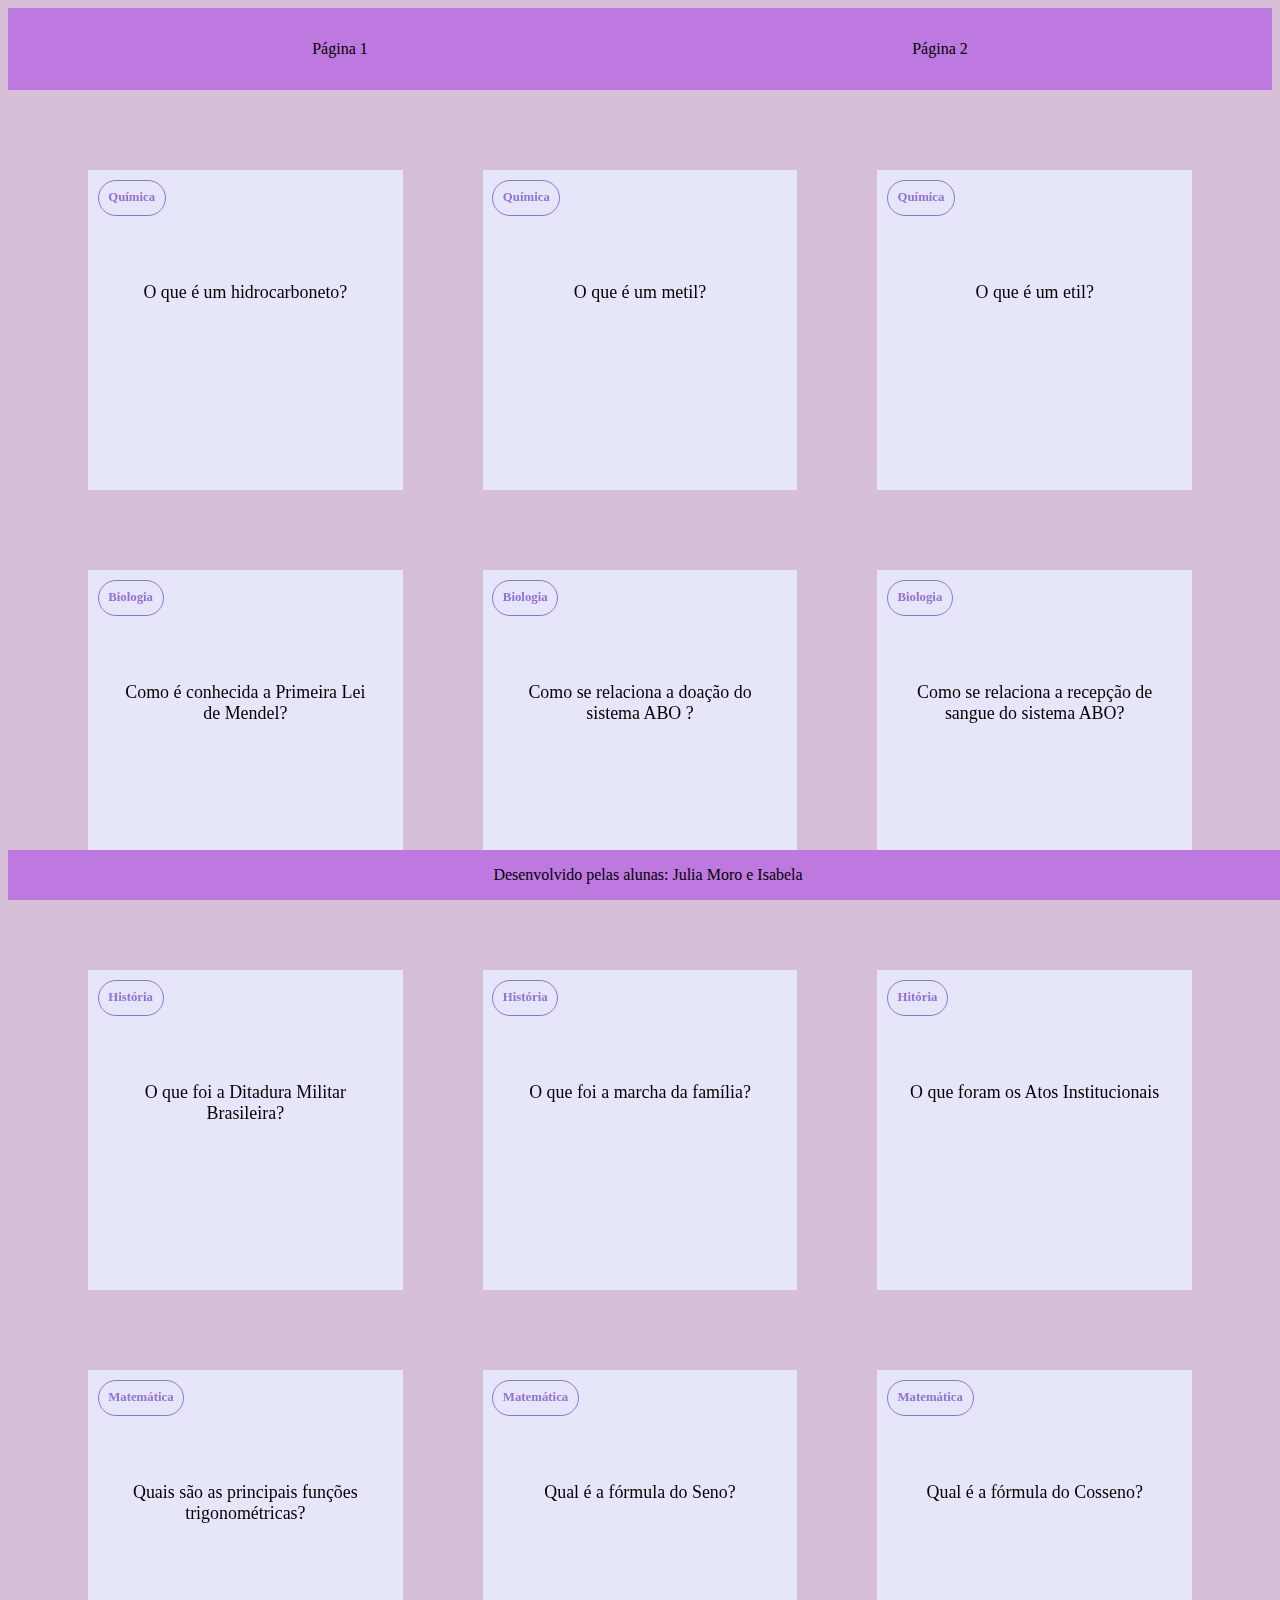
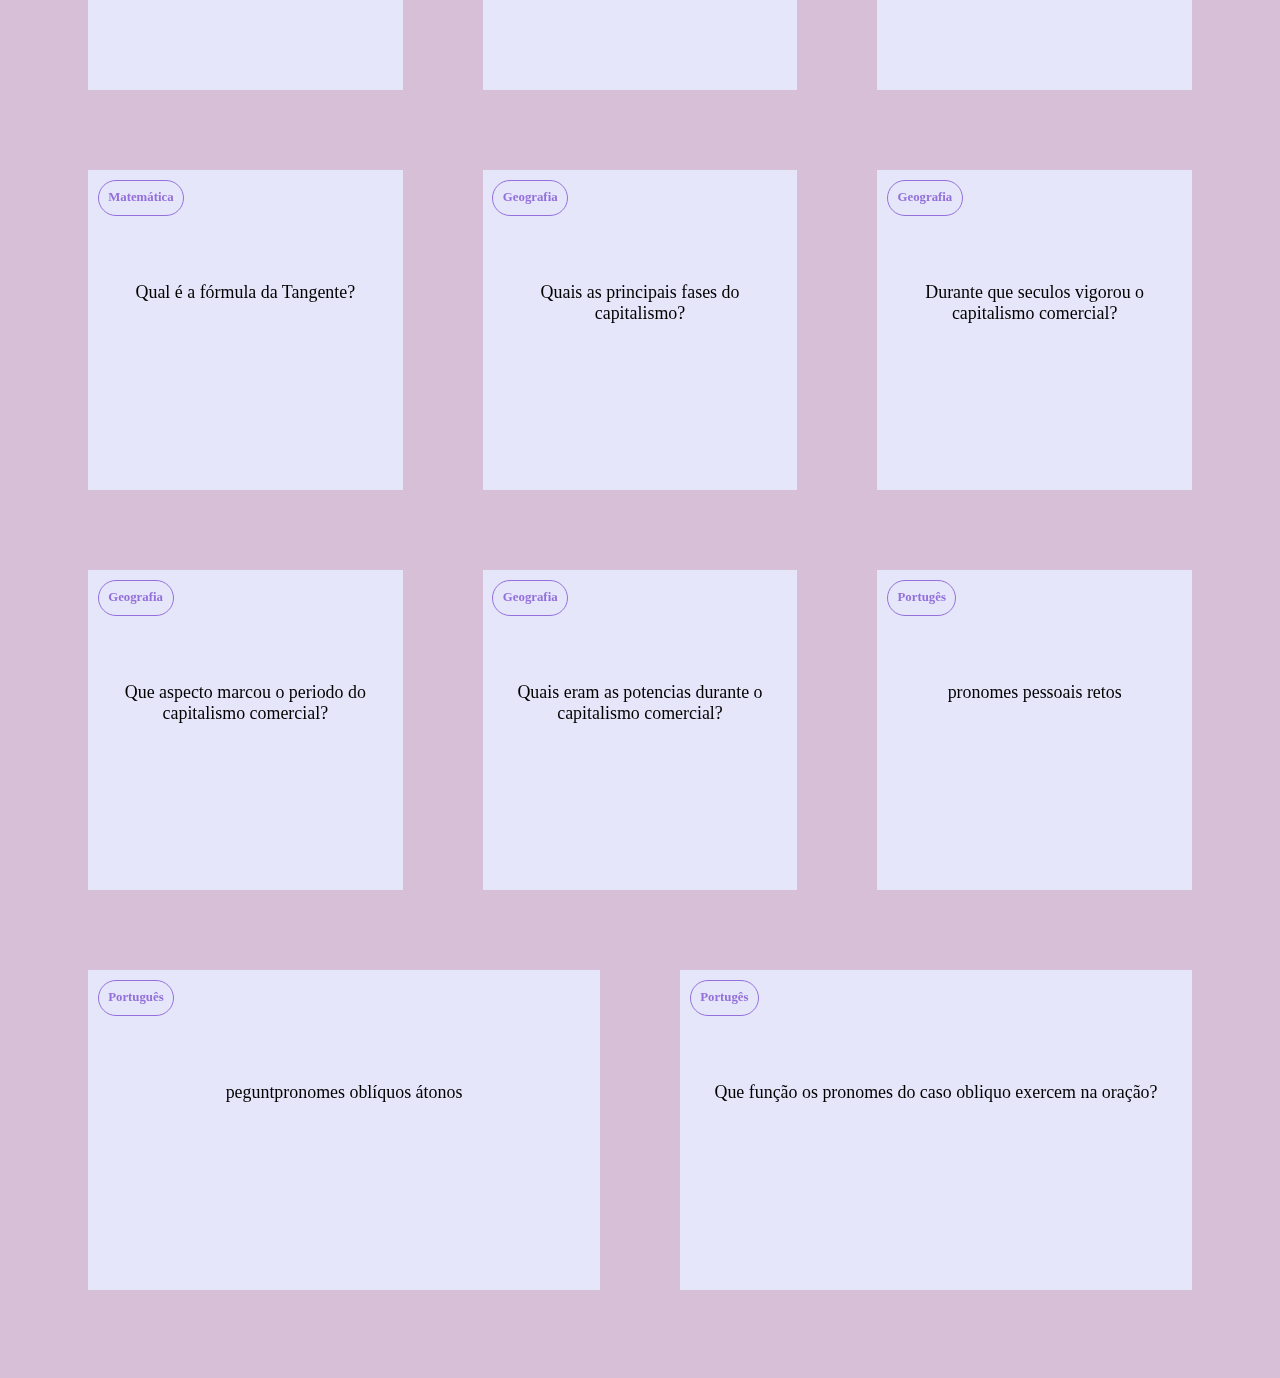
<file: index.html>
<!DOCTYPE html>
<html lang="pt-br">
<head>
    <meta charset="UTF-8">
    <meta name="viewport" content="width=device-width, initial-scale=1.0">
    <title>flashcard julia e isa</title>
    <link rel="stylesheet" href="style.css">
</head>
<body>
    <header>
        <a href="index.html">Página 1</a>
        <a href="Pagina2.html">Página 2</a>
    </header>
    <section id="container">

    </section>
    <footer>
        <p>Desenvolvido pelas alunas: Julia Moro e Isabela </p>
    </footer>
    <script src="main.js"></script>
    <script src="perguntas.js"></script>
</body>
</html>
</file>
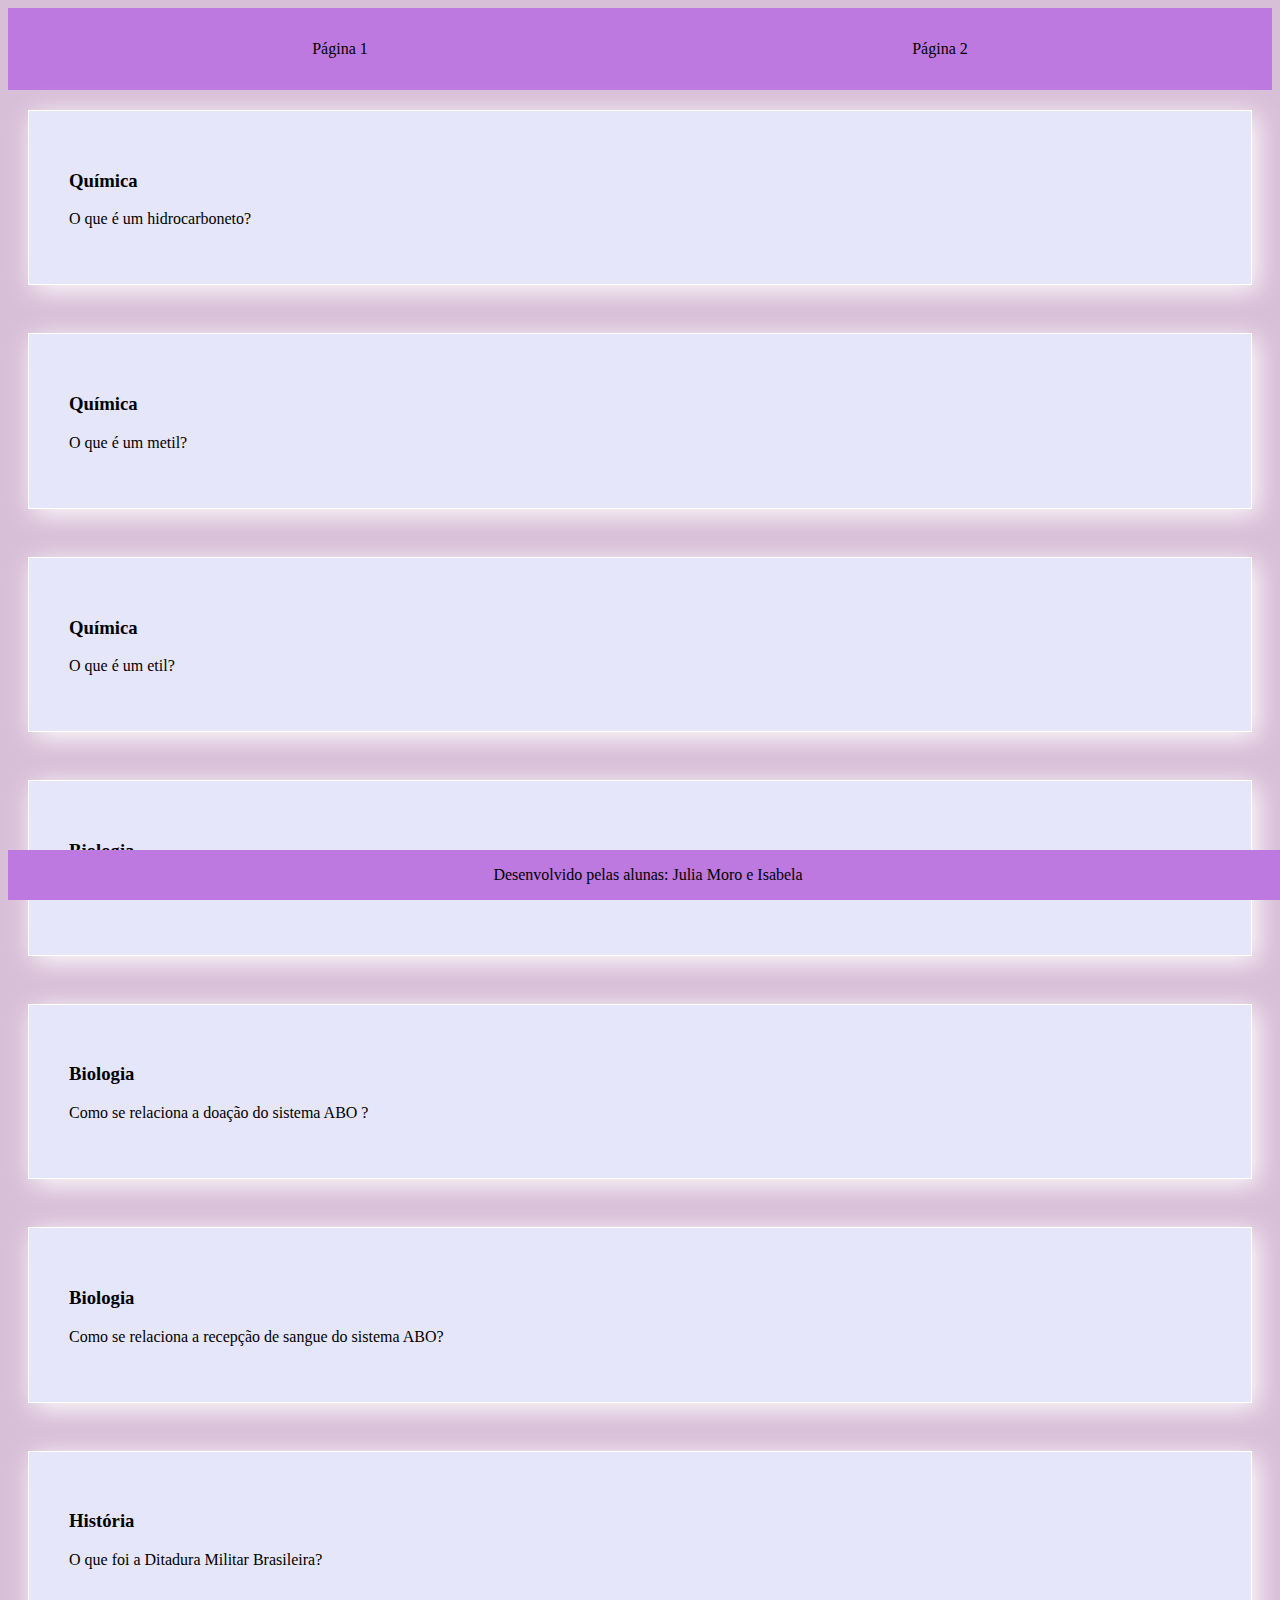
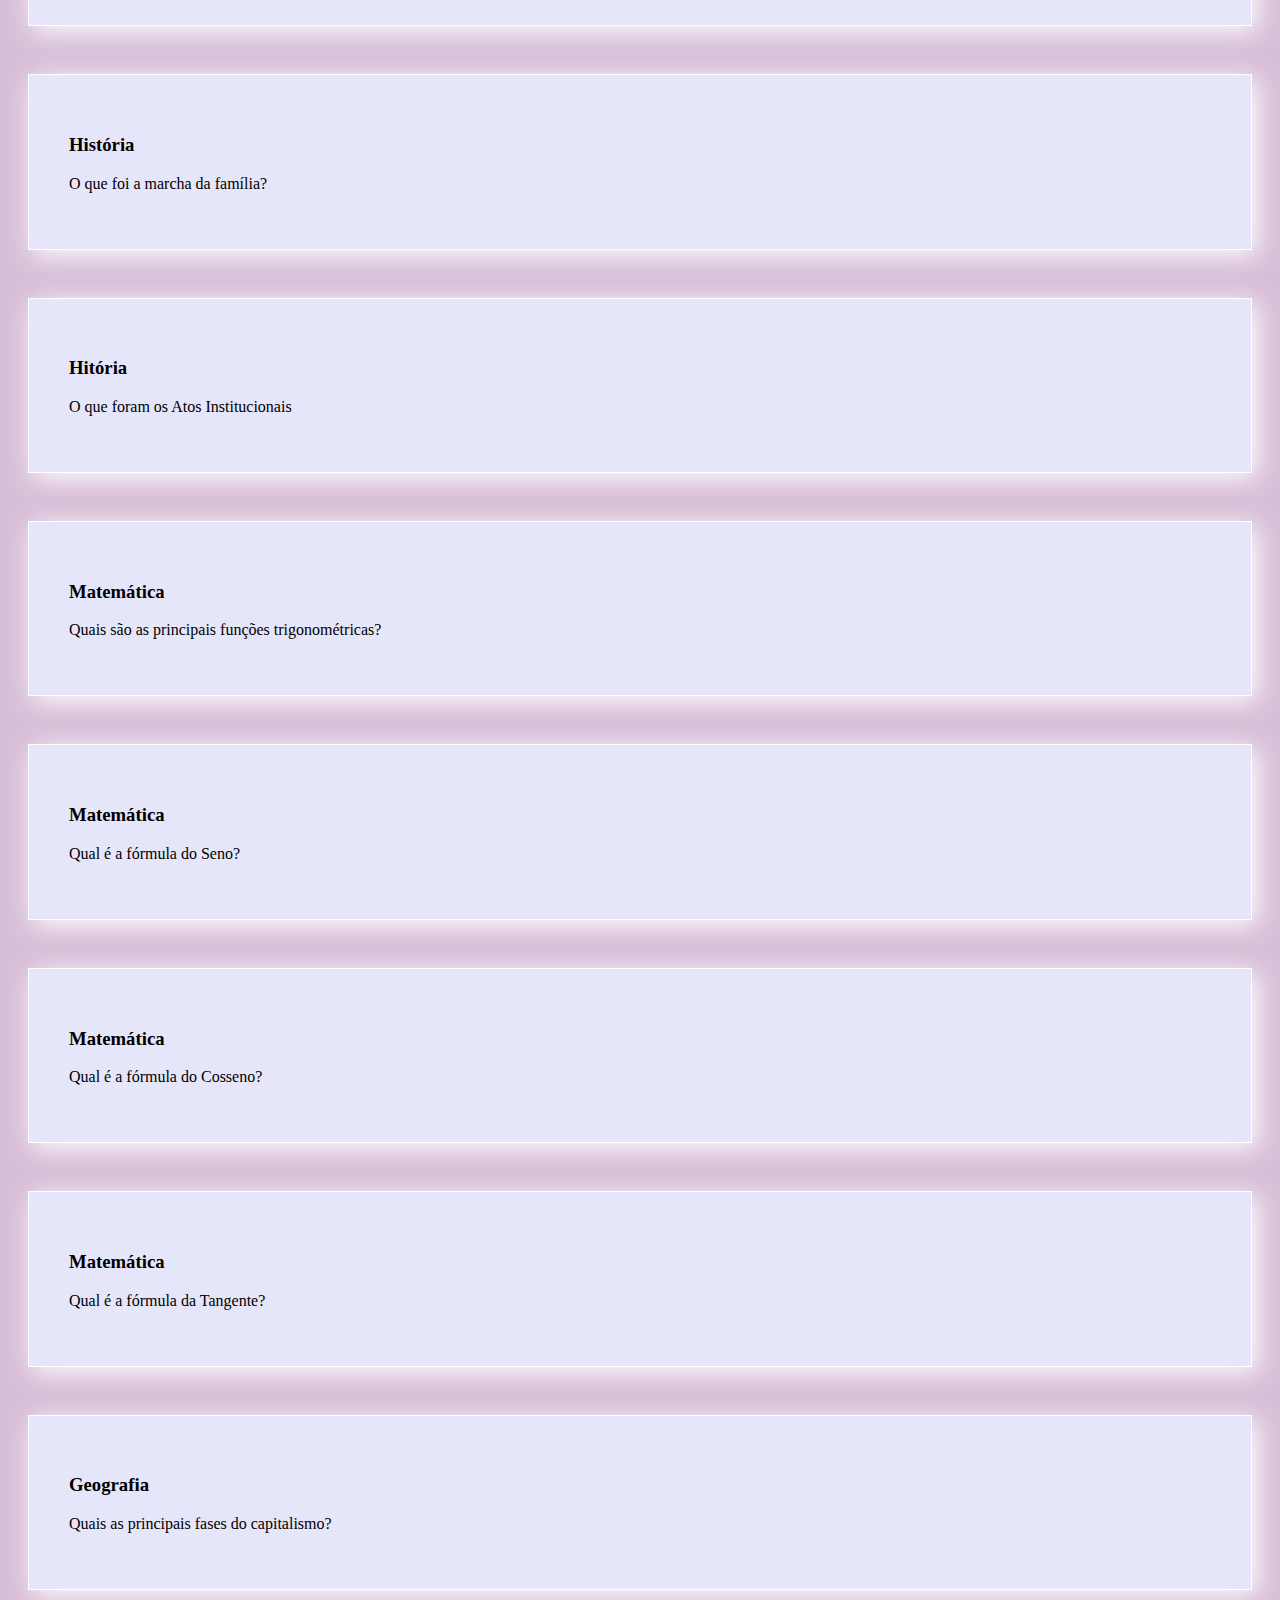
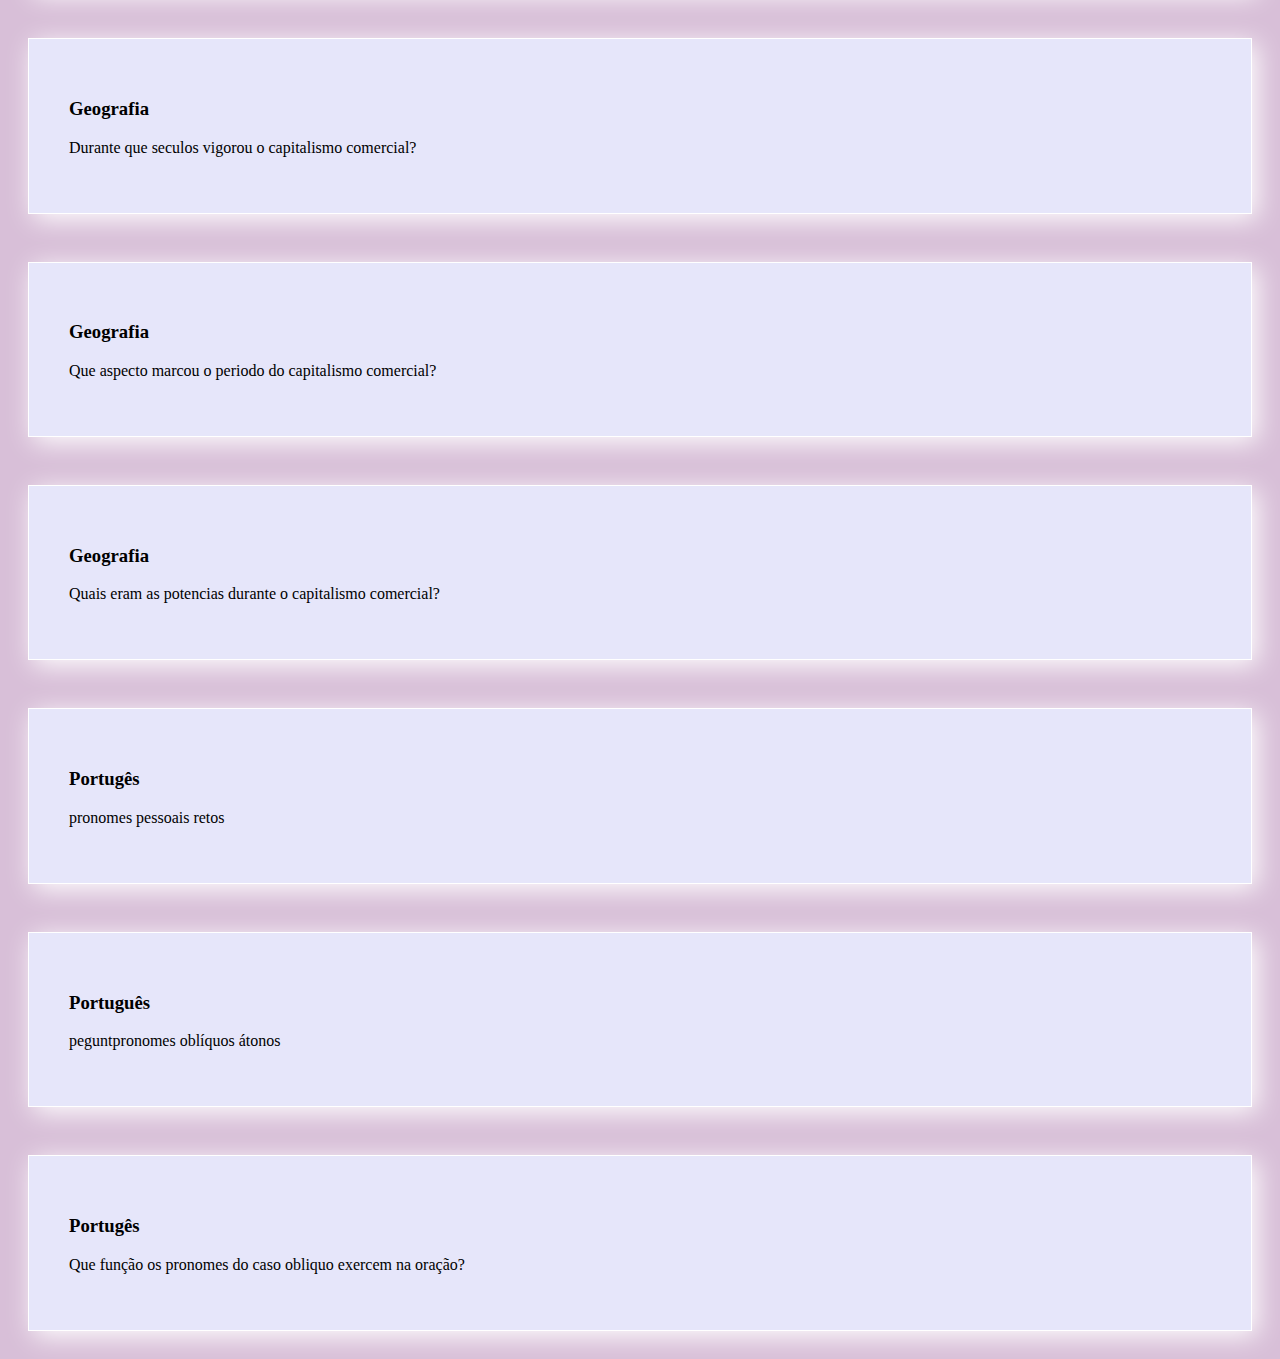
<file: Pagina2.html>
<!DOCTYPE html>
<html lang="pt-br">
<head>
    <meta charset="UTF-8">
    <meta name="viewport" content="width=device-width, initial-scale=1.0">
    <title>flashcard julia e isa</title>
    <link rel="stylesheet" href="pag2.css">
</head>
<body>
    <header>
        <a href="index.html">Página 1</a>
        <a href="Pagina2.html">Página 2</a>
    </header>
    <section id="container">

    </section>
    <footer>
        <p>Desenvolvido pelas alunas: Julia Moro e Isabela </p>
    </footer>
    <script src="pag2.js"></script>
    <script src="perguntas.js"></script>
</body>
</html>
</file>
<file: style.css>
:root{
    --fundo: #D8BFD8;
    --frente-cartão:#E6E6FA;
    --verso-cartão:#babadf;
    --destaque:#9370DB;
    --roxo:#be79e1;
    --preto: #000000;
    --branco:#FFFFFF;
}

body{
    background-color: var(--fundo);
}

header{
    background-color: var(--roxo);
    display: flex;
    justify-content: space-around;
    padding: 2rem;
}

header a{
    color: var(--preto);
    text-decoration: none;
}

footer{
    background-color: var(--roxo);
    position: fixed;
    bottom: 0;
    color: var(--preto);
    width: 100%;
    text-align: center;
}

#container{
    padding: 4rem;
    display: flex;
    gap: 3rem;
    flex-wrap: wrap;
}

.cartao{
    flex-grow: 1;
    flex-basis: calc(33% - 6rem);
    height: 20rem;
    margin: 1rem;
}

.conteudo-cartao{
    background-color: var(--frente-cartão);
    text-align: center;
    height: 100%;
    transform-style: preserve-3d;
    transition: transform 300ms ease-in-out;
}
.conteudo-cartao h3{
    position: absolute;
    text-align: left;
    color: var(--destaque);
    border: 1px solid var(--destaque);
    border-radius: 6rem;
    padding: 0.6rem;
    margin: 0.6rem;
    font-size: 1vw;
    backface-visibility: hidden;
}
.conteudo-cartao p{
    margin-top: 5rem;
    padding: 2rem;
    font-size: 1.4vw;
}

.cartao.active .conteudo-cartao{
    transform: rotateY(180deg);
}
.pergunta-cartao, .resposta-cartao{
    backface-visibility: hidden;
    position: absolute;
    height: 100%;
    width: 100%;
}
.resposta-cartao{
    transform: rotateY(180deg);
background-color: var(--verso-cartão);
color: var(--destaque)
border: 2px solid var(--destaque)
}
</file>
<file: pag2.css>
:root{
    --fundo: #D8BFD8;
    --frente-cartão:#E6E6FA;
    --verso-cartão:#babadf;
    --destaque:#9370DB;
    --roxo:#be79e1;
    --preto: #000000;
    --branco:#FFFFFF;
}

body{
    background-color: var(--fundo);
}

header{
    background-color: var(--roxo);
    display: flex;
    justify-content: space-around;
    padding: 2rem;
}

header a{
    color: var(--preto);
    text-decoration: none;
}

footer{
    background-color: var(--roxo);
    position: fixed;
    bottom: 0;
    color: var(--preto);
    width: 100%;
    text-align: center;
}

#container{
    display: grid;
    gap: 3rem;
    padding: 20px;
}

.cartao{
    background-color: var(--frente-cartão);
    border: 1px solid var(--branco);
    padding: 40px;
    box-shadow: 5px 5px 25px var(--branco);
    cursor: pointer;
}

.cartao:hover{
    transform: scale(1.04);
}

.resposta-cartao{
    background-color: var(--verso-cartão);
    padding: 40px;
    display: none;
}
</file>
